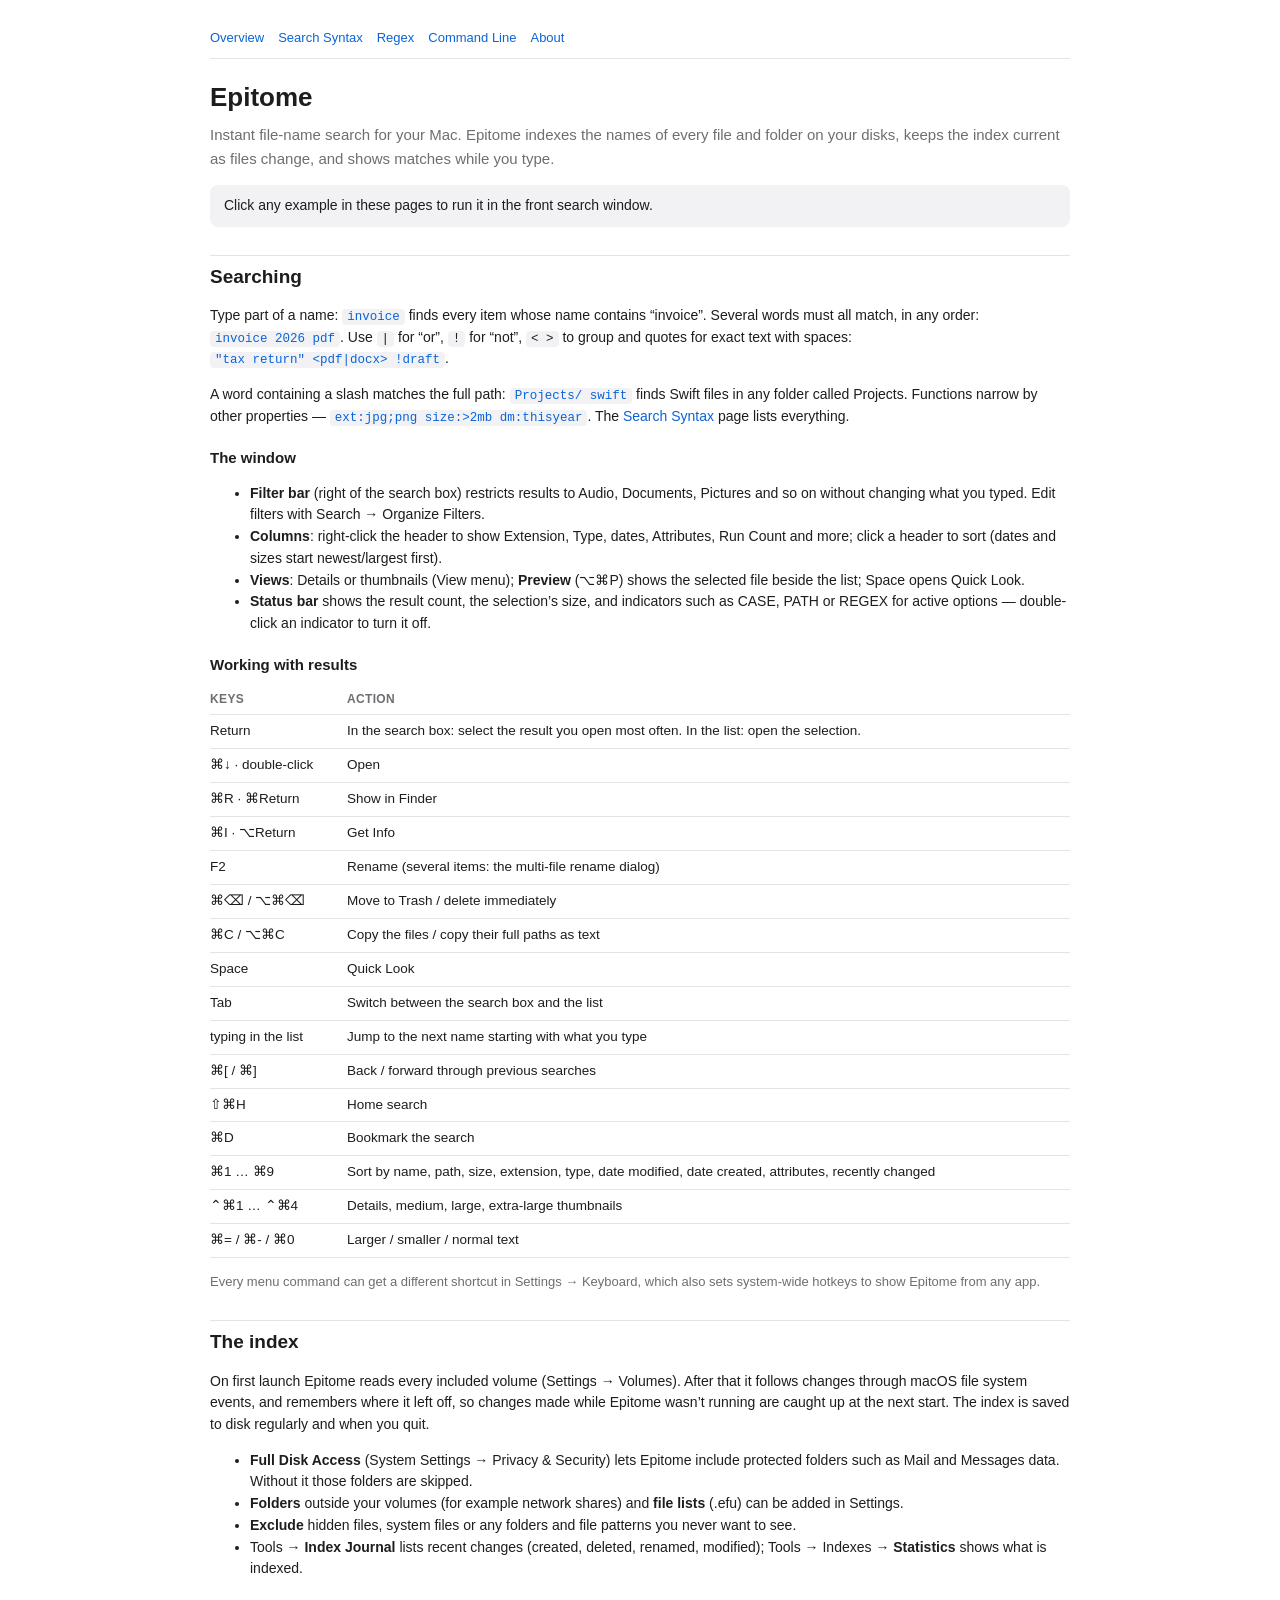
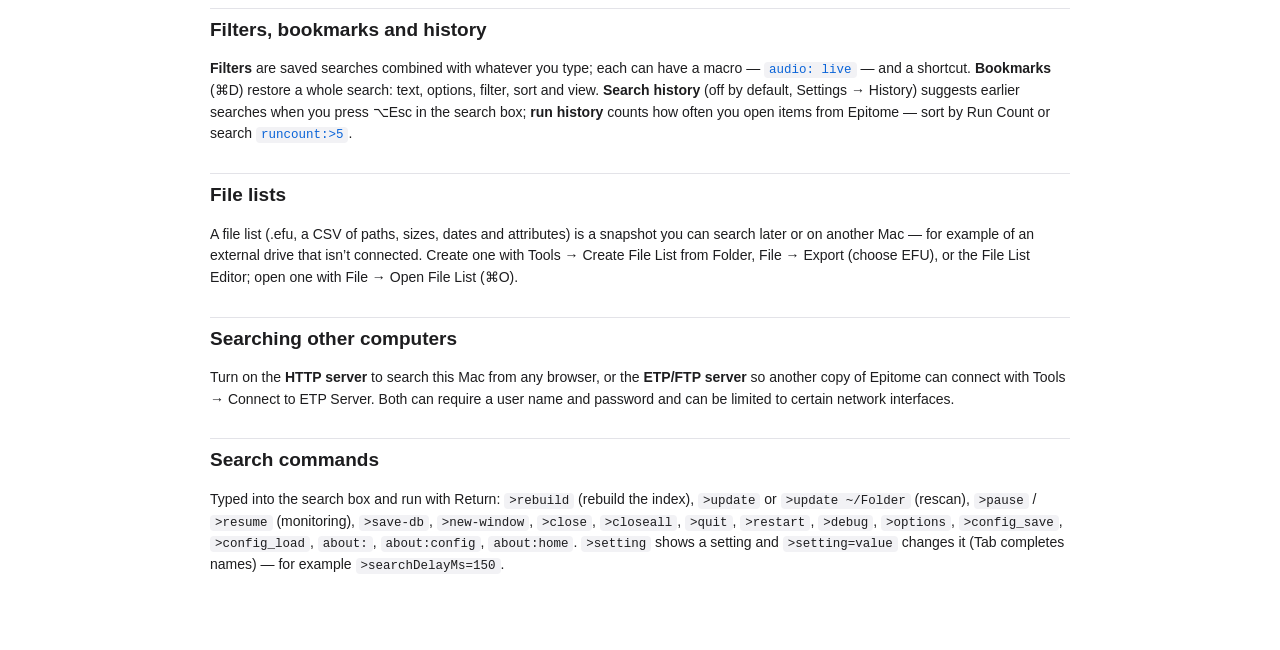
<file: Resources/Help/index.html>
<!doctype html><html><head><meta charset="utf-8"><title>Epitome Help</title><link rel="stylesheet" href="style.css"></head><body><nav><a href="index.html">Overview</a><a href="syntax.html">Search Syntax</a><a href="regex.html">Regex</a><a href="cmdline.html">Command Line</a><a href="license.html">About</a></nav>
<h1>Epitome</h1>
<p class="lead">Instant file-name search for your Mac. Epitome indexes the names of every file and folder on your disks, keeps the index current as files change, and shows matches while you type.</p>
<div class="tip">Click any example in these pages to run it in the front search window.</div>
<h2>Searching</h2>
<p>Type part of a name: <a class="ex" href="epitome:invoice" title="Search for this">invoice</a> finds every item whose name contains “invoice”. Several words must all match, in any order: <a class="ex" href="epitome:invoice%202026%20pdf" title="Search for this">invoice 2026 pdf</a>. Use <code>|</code> for “or”, <code>!</code> for “not”, <code>&lt; &gt;</code> to group and quotes for exact text with spaces: <a class="ex" href="epitome:%22tax%20return%22%20&lt;pdf|docx&gt;%20!draft" title="Search for this">&quot;tax return&quot; &lt;pdf|docx&gt; !draft</a>.</p>
<p>A word containing a slash matches the full path: <a class="ex" href="epitome:Projects/%20swift" title="Search for this">Projects/ swift</a> finds Swift files in any folder called Projects. Functions narrow by other properties — <a class="ex" href="epitome:ext:jpg;png%20size:&gt;2mb%20dm:thisyear" title="Search for this">ext:jpg;png size:&gt;2mb dm:thisyear</a>. The <a href="syntax.html">Search Syntax</a> page lists everything.</p>
<h3>The window</h3>
<ul>
<li><b>Filter bar</b> (right of the search box) restricts results to Audio, Documents, Pictures and so on without changing what you typed. Edit filters with Search → Organize Filters.</li>
<li><b>Columns</b>: right-click the header to show Extension, Type, dates, Attributes, Run Count and more; click a header to sort (dates and sizes start newest/largest first).</li>
<li><b>Views</b>: Details or thumbnails (View menu); <b>Preview</b> (⌥⌘P) shows the selected file beside the list; Space opens Quick Look.</li>
<li><b>Status bar</b> shows the result count, the selection’s size, and indicators such as CASE, PATH or REGEX for active options — double-click an indicator to turn it off.</li>
</ul>
<h3>Working with results</h3>
<table><tr><th>Keys</th><th>Action</th></tr><tr><td>Return</td><td>In the search box: select the result you open most often. In the list: open the selection.</td></tr><tr><td>⌘↓ · double-click</td><td>Open</td></tr><tr><td>⌘R · ⌘Return</td><td>Show in Finder</td></tr><tr><td>⌘I · ⌥Return</td><td>Get Info</td></tr><tr><td>F2</td><td>Rename (several items: the multi-file rename dialog)</td></tr><tr><td>⌘⌫ / ⌥⌘⌫</td><td>Move to Trash / delete immediately</td></tr><tr><td>⌘C / ⌥⌘C</td><td>Copy the files / copy their full paths as text</td></tr><tr><td>Space</td><td>Quick Look</td></tr><tr><td>Tab</td><td>Switch between the search box and the list</td></tr><tr><td>typing in the list</td><td>Jump to the next name starting with what you type</td></tr><tr><td>⌘[ / ⌘]</td><td>Back / forward through previous searches</td></tr><tr><td>⇧⌘H</td><td>Home search</td></tr><tr><td>⌘D</td><td>Bookmark the search</td></tr><tr><td>⌘1 … ⌘9</td><td>Sort by name, path, size, extension, type, date modified, date created, attributes, recently changed</td></tr><tr><td>⌃⌘1 … ⌃⌘4</td><td>Details, medium, large, extra-large thumbnails</td></tr><tr><td>⌘= / ⌘- / ⌘0</td><td>Larger / smaller / normal text</td></tr></table>
<p class="note">Every menu command can get a different shortcut in Settings → Keyboard, which also sets system-wide hotkeys to show Epitome from any app.</p>
<h2>The index</h2>
<p>On first launch Epitome reads every included volume (Settings → Volumes). After that it follows changes through macOS file system events, and remembers where it left off, so changes made while Epitome wasn’t running are caught up at the next start. The index is saved to disk regularly and when you quit.</p>
<ul>
<li><b>Full Disk Access</b> (System Settings → Privacy &amp; Security) lets Epitome include protected folders such as Mail and Messages data. Without it those folders are skipped.</li>
<li><b>Folders</b> outside your volumes (for example network shares) and <b>file lists</b> (.efu) can be added in Settings.</li>
<li><b>Exclude</b> hidden files, system files or any folders and file patterns you never want to see.</li>
<li>Tools → <b>Index Journal</b> lists recent changes (created, deleted, renamed, modified); Tools → Indexes → <b>Statistics</b> shows what is indexed.</li>
</ul>
<h2>Filters, bookmarks and history</h2>
<p><b>Filters</b> are saved searches combined with whatever you type; each can have a macro — <a class="ex" href="epitome:audio:%20live" title="Search for this">audio: live</a> — and a shortcut. <b>Bookmarks</b> (⌘D) restore a whole search: text, options, filter, sort and view. <b>Search history</b> (off by default, Settings → History) suggests earlier searches when you press ⌥Esc in the search box; <b>run history</b> counts how often you open items from Epitome — sort by Run Count or search <a class="ex" href="epitome:runcount:&gt;5" title="Search for this">runcount:&gt;5</a>.</p>
<h2>File lists</h2>
<p>A file list (.efu, a CSV of paths, sizes, dates and attributes) is a snapshot you can search later or on another Mac — for example of an external drive that isn’t connected. Create one with Tools → Create File List from Folder, File → Export (choose EFU), or the File List Editor; open one with File → Open File List (⌘O).</p>
<h2>Searching other computers</h2>
<p>Turn on the <b>HTTP server</b> to search this Mac from any browser, or the <b>ETP/FTP server</b> so another copy of Epitome can connect with Tools → Connect to ETP Server. Both can require a user name and password and can be limited to certain network interfaces.</p>
<h2>Search commands</h2>
<p>Typed into the search box and run with Return: <code>&gt;rebuild</code> (rebuild the index), <code>&gt;update</code> or <code>&gt;update ~/Folder</code> (rescan), <code>&gt;pause</code> / <code>&gt;resume</code> (monitoring), <code>&gt;save-db</code>, <code>&gt;new-window</code>, <code>&gt;close</code>, <code>&gt;closeall</code>, <code>&gt;quit</code>, <code>&gt;restart</code>, <code>&gt;debug</code>, <code>&gt;options</code>, <code>&gt;config_save</code>, <code>&gt;config_load</code>, <code>about:</code>, <code>about:config</code>, <code>about:home</code>. <code>&gt;setting</code> shows a setting and <code>&gt;setting=value</code> changes it (Tab completes names) — for example <code>&gt;searchDelayMs=150</code>.</p>
</body></html>
</file>
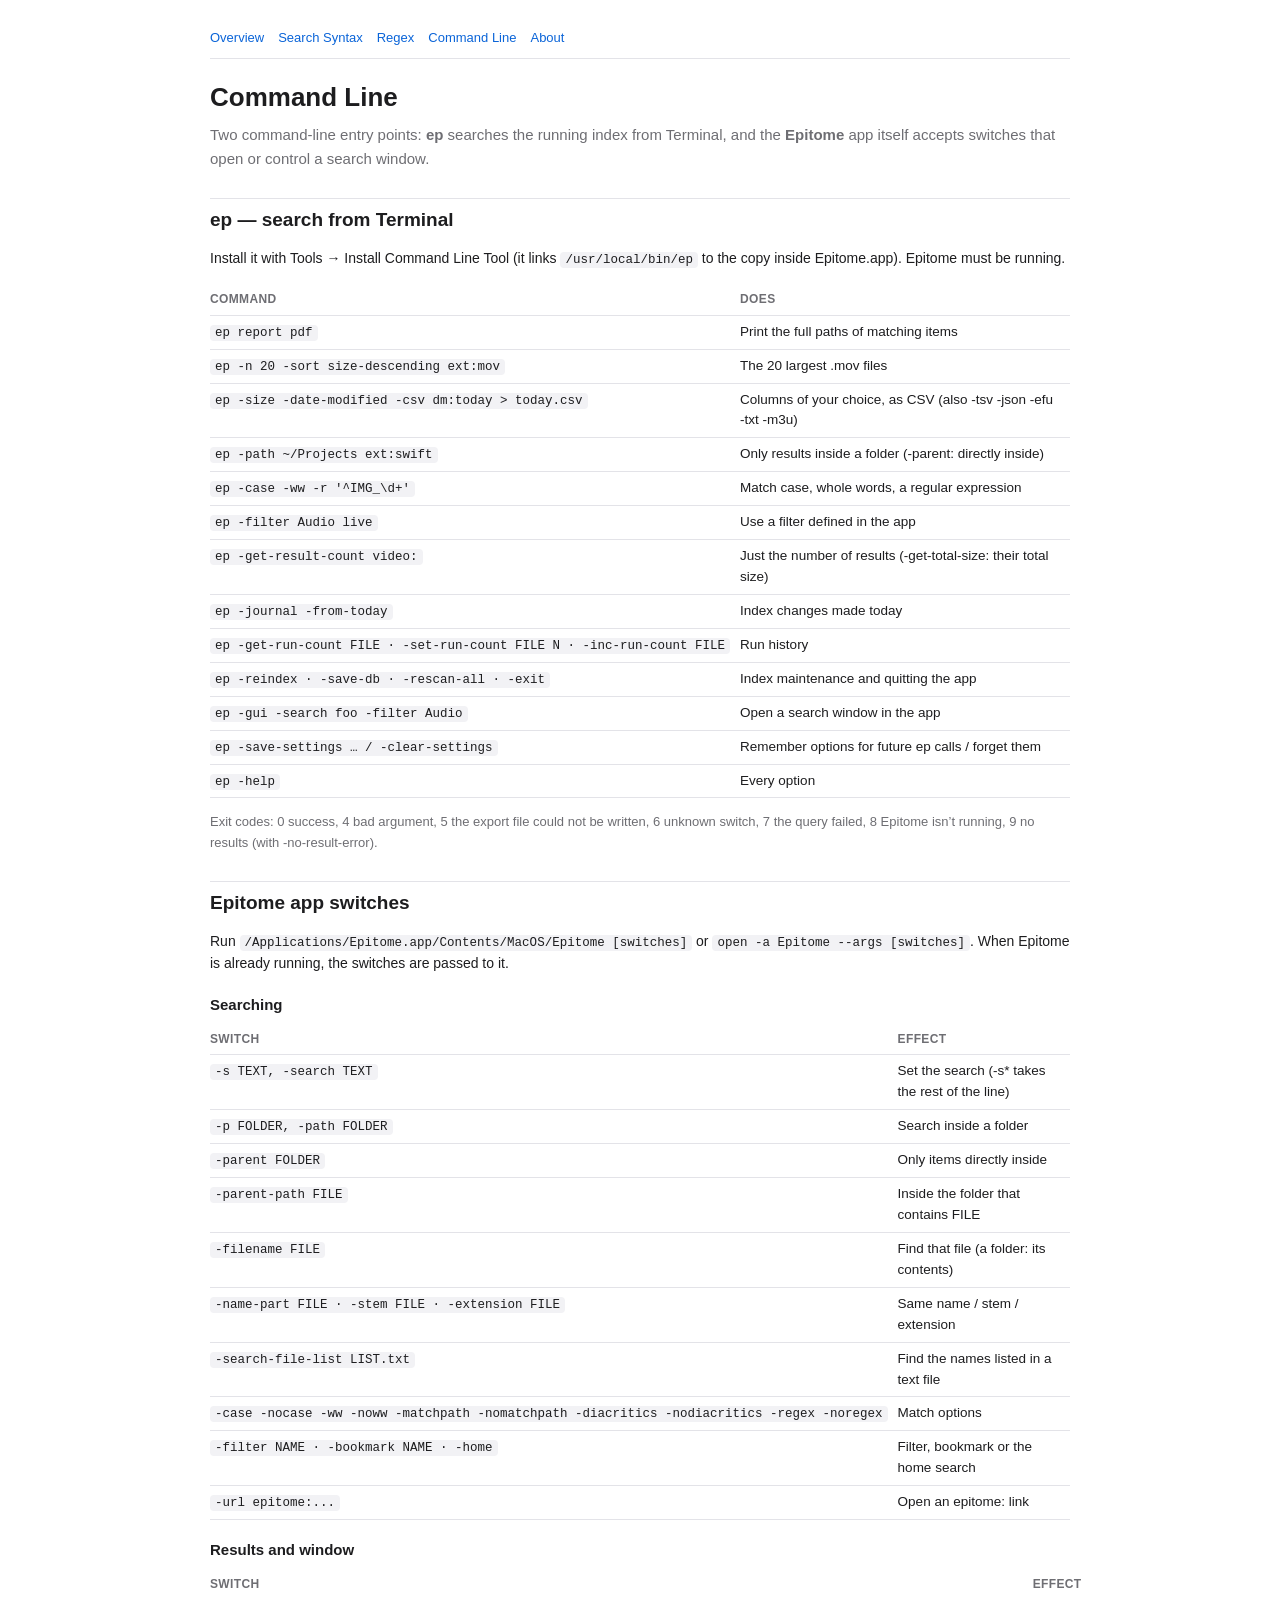
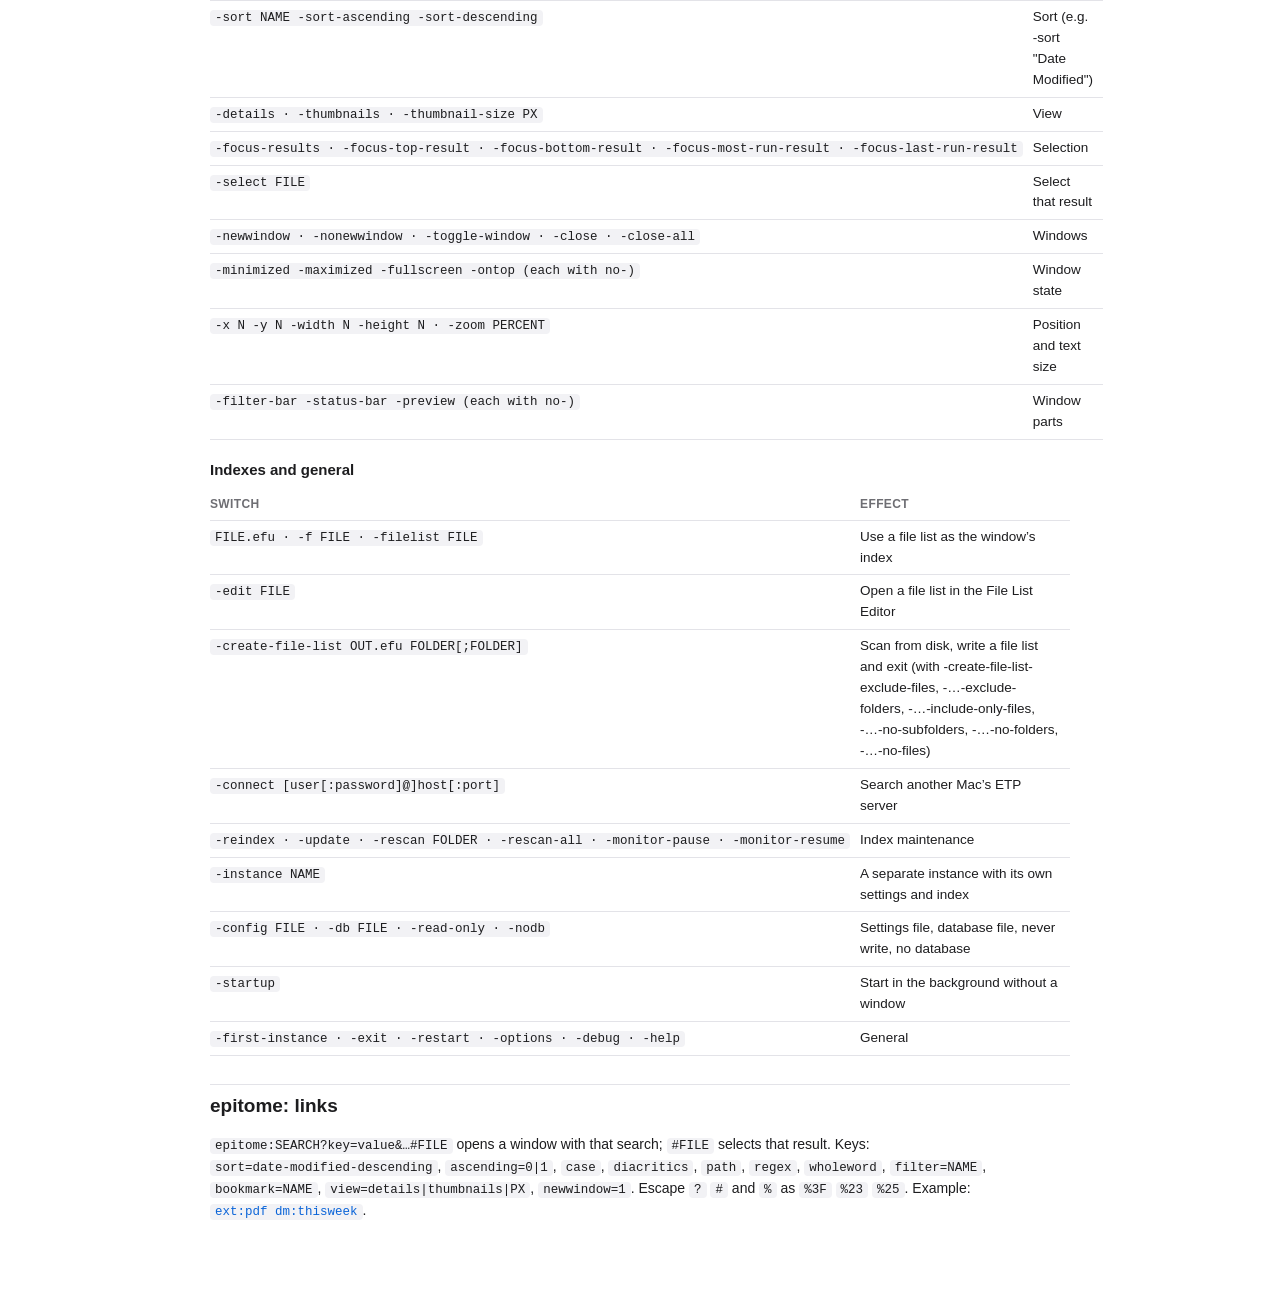
<file: Resources/Help/cmdline.html>
<!doctype html><html><head><meta charset="utf-8"><title>Command Line Options</title><link rel="stylesheet" href="style.css"></head><body><nav><a href="index.html">Overview</a><a href="syntax.html">Search Syntax</a><a href="regex.html">Regex</a><a href="cmdline.html">Command Line</a><a href="license.html">About</a></nav><h1>Command Line</h1>
<p class="lead">Two command-line entry points: <b>ep</b> searches the running index from Terminal, and the <b>Epitome</b> app itself accepts switches that open or control a search window.</p>
<h2>ep — search from Terminal</h2>
<p>Install it with Tools → Install Command Line Tool (it links <code>/usr/local/bin/ep</code> to the copy inside Epitome.app). Epitome must be running.</p>
<table><tr><th>Command</th><th>Does</th></tr><tr><td><code>ep report pdf</code></td><td>Print the full paths of matching items</td></tr><tr><td><code>ep -n 20 -sort size-descending ext:mov</code></td><td>The 20 largest .mov files</td></tr><tr><td><code>ep -size -date-modified -csv dm:today &gt; today.csv</code></td><td>Columns of your choice, as CSV (also -tsv -json -efu -txt -m3u)</td></tr><tr><td><code>ep -path ~/Projects ext:swift</code></td><td>Only results inside a folder (-parent: directly inside)</td></tr><tr><td><code>ep -case -ww -r &#x27;^IMG_\d+&#x27;</code></td><td>Match case, whole words, a regular expression</td></tr><tr><td><code>ep -filter Audio live</code></td><td>Use a filter defined in the app</td></tr><tr><td><code>ep -get-result-count video:</code></td><td>Just the number of results (-get-total-size: their total size)</td></tr><tr><td><code>ep -journal -from-today</code></td><td>Index changes made today</td></tr><tr><td><code>ep -get-run-count FILE · -set-run-count FILE N · -inc-run-count FILE</code></td><td>Run history</td></tr><tr><td><code>ep -reindex · -save-db · -rescan-all · -exit</code></td><td>Index maintenance and quitting the app</td></tr><tr><td><code>ep -gui -search foo -filter Audio</code></td><td>Open a search window in the app</td></tr><tr><td><code>ep -save-settings … / -clear-settings</code></td><td>Remember options for future ep calls / forget them</td></tr><tr><td><code>ep -help</code></td><td>Every option</td></tr></table>
<p class="note">Exit codes: 0 success, 4 bad argument, 5 the export file could not be written, 6 unknown switch, 7 the query failed, 8 Epitome isn’t running, 9 no results (with -no-result-error).</p>
<h2>Epitome app switches</h2>
<p>Run <code>/Applications/Epitome.app/Contents/MacOS/Epitome [switches]</code> or <code>open -a Epitome --args [switches]</code>. When Epitome is already running, the switches are passed to it.</p>
<h3>Searching</h3>
<table><tr><th>Switch</th><th>Effect</th></tr><tr><td><code>-s TEXT, -search TEXT</code></td><td>Set the search (-s* takes the rest of the line)</td></tr><tr><td><code>-p FOLDER, -path FOLDER</code></td><td>Search inside a folder</td></tr><tr><td><code>-parent FOLDER</code></td><td>Only items directly inside</td></tr><tr><td><code>-parent-path FILE</code></td><td>Inside the folder that contains FILE</td></tr><tr><td><code>-filename FILE</code></td><td>Find that file (a folder: its contents)</td></tr><tr><td><code>-name-part FILE · -stem FILE · -extension FILE</code></td><td>Same name / stem / extension</td></tr><tr><td><code>-search-file-list LIST.txt</code></td><td>Find the names listed in a text file</td></tr><tr><td><code>-case -nocase -ww -noww -matchpath -nomatchpath -diacritics -nodiacritics -regex -noregex</code></td><td>Match options</td></tr><tr><td><code>-filter NAME · -bookmark NAME · -home</code></td><td>Filter, bookmark or the home search</td></tr><tr><td><code>-url epitome:...</code></td><td>Open an epitome: link</td></tr></table>
<h3>Results and window</h3>
<table><tr><th>Switch</th><th>Effect</th></tr><tr><td><code>-sort NAME -sort-ascending -sort-descending</code></td><td>Sort (e.g. -sort "Date Modified")</td></tr><tr><td><code>-details · -thumbnails · -thumbnail-size PX</code></td><td>View</td></tr><tr><td><code>-focus-results · -focus-top-result · -focus-bottom-result · -focus-most-run-result · -focus-last-run-result</code></td><td>Selection</td></tr><tr><td><code>-select FILE</code></td><td>Select that result</td></tr><tr><td><code>-newwindow · -nonewwindow · -toggle-window · -close · -close-all</code></td><td>Windows</td></tr><tr><td><code>-minimized -maximized -fullscreen -ontop (each with no-)</code></td><td>Window state</td></tr><tr><td><code>-x N -y N -width N -height N · -zoom PERCENT</code></td><td>Position and text size</td></tr><tr><td><code>-filter-bar -status-bar -preview (each with no-)</code></td><td>Window parts</td></tr></table>
<h3>Indexes and general</h3>
<table><tr><th>Switch</th><th>Effect</th></tr><tr><td><code>FILE.efu · -f FILE · -filelist FILE</code></td><td>Use a file list as the window’s index</td></tr><tr><td><code>-edit FILE</code></td><td>Open a file list in the File List Editor</td></tr><tr><td><code>-create-file-list OUT.efu FOLDER[;FOLDER]</code></td><td>Scan from disk, write a file list and exit (with -create-file-list-exclude-files, -…-exclude-folders, -…-include-only-files, -…-no-subfolders, -…-no-folders, -…-no-files)</td></tr><tr><td><code>-connect [user[:password]@]host[:port]</code></td><td>Search another Mac’s ETP server</td></tr><tr><td><code>-reindex · -update · -rescan FOLDER · -rescan-all · -monitor-pause · -monitor-resume</code></td><td>Index maintenance</td></tr><tr><td><code>-instance NAME</code></td><td>A separate instance with its own settings and index</td></tr><tr><td><code>-config FILE · -db FILE · -read-only · -nodb</code></td><td>Settings file, database file, never write, no database</td></tr><tr><td><code>-startup</code></td><td>Start in the background without a window</td></tr><tr><td><code>-first-instance · -exit · -restart · -options · -debug · -help</code></td><td>General</td></tr></table>
<h2>epitome: links</h2>
<p><code>epitome:SEARCH?key=value&amp;…#FILE</code> opens a window with that search; <code>#FILE</code> selects that result. Keys: <code>sort=date-modified-descending</code>, <code>ascending=0|1</code>, <code>case</code>, <code>diacritics</code>, <code>path</code>, <code>regex</code>, <code>wholeword</code>, <code>filter=NAME</code>, <code>bookmark=NAME</code>, <code>view=details|thumbnails|PX</code>, <code>newwindow=1</code>. Escape <code>?</code> <code>#</code> and <code>%</code> as <code>%3F</code> <code>%23</code> <code>%25</code>. Example: <a class="ex" href="epitome:ext:pdf%20dm:thisweek" title="Search for this">ext:pdf dm:thisweek</a>.</p></body></html>
</file>
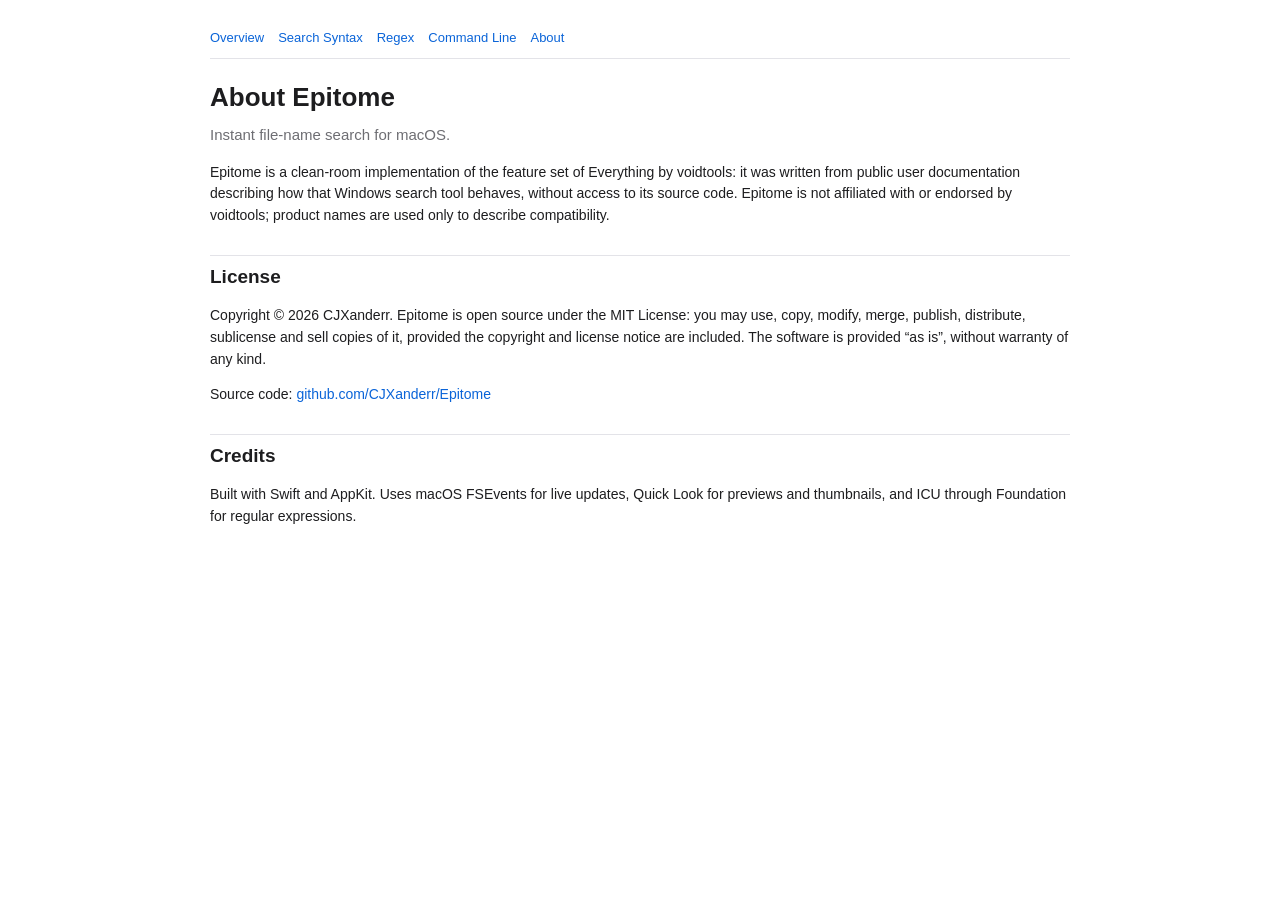
<file: Resources/Help/license.html>
<!doctype html><html><head><meta charset="utf-8"><title>About Epitome</title><link rel="stylesheet" href="style.css"></head><body><nav><a href="index.html">Overview</a><a href="syntax.html">Search Syntax</a><a href="regex.html">Regex</a><a href="cmdline.html">Command Line</a><a href="license.html">About</a></nav><h1>About Epitome</h1>
<p class="lead">Instant file-name search for macOS.</p>
<p>Epitome is a clean-room implementation of the feature set of Everything by voidtools: it was written from public user documentation describing how that Windows search tool behaves, without access to its source code. Epitome is not affiliated with or endorsed by voidtools; product names are used only to describe compatibility.</p>
<h2>License</h2>
<p>Copyright © 2026 CJXanderr. Epitome is open source under the MIT License: you may use, copy, modify, merge, publish, distribute, sublicense and sell copies of it, provided the copyright and license notice are included. The software is provided “as is”, without warranty of any kind.</p>
<p>Source code: <a href="https://github.com/CJXanderr/Epitome">github.com/CJXanderr/Epitome</a></p>
<h2>Credits</h2>
<p>Built with Swift and AppKit. Uses macOS FSEvents for live updates, Quick Look for previews and thumbnails, and ICU through Foundation for regular expressions.</p></body></html>
</file>
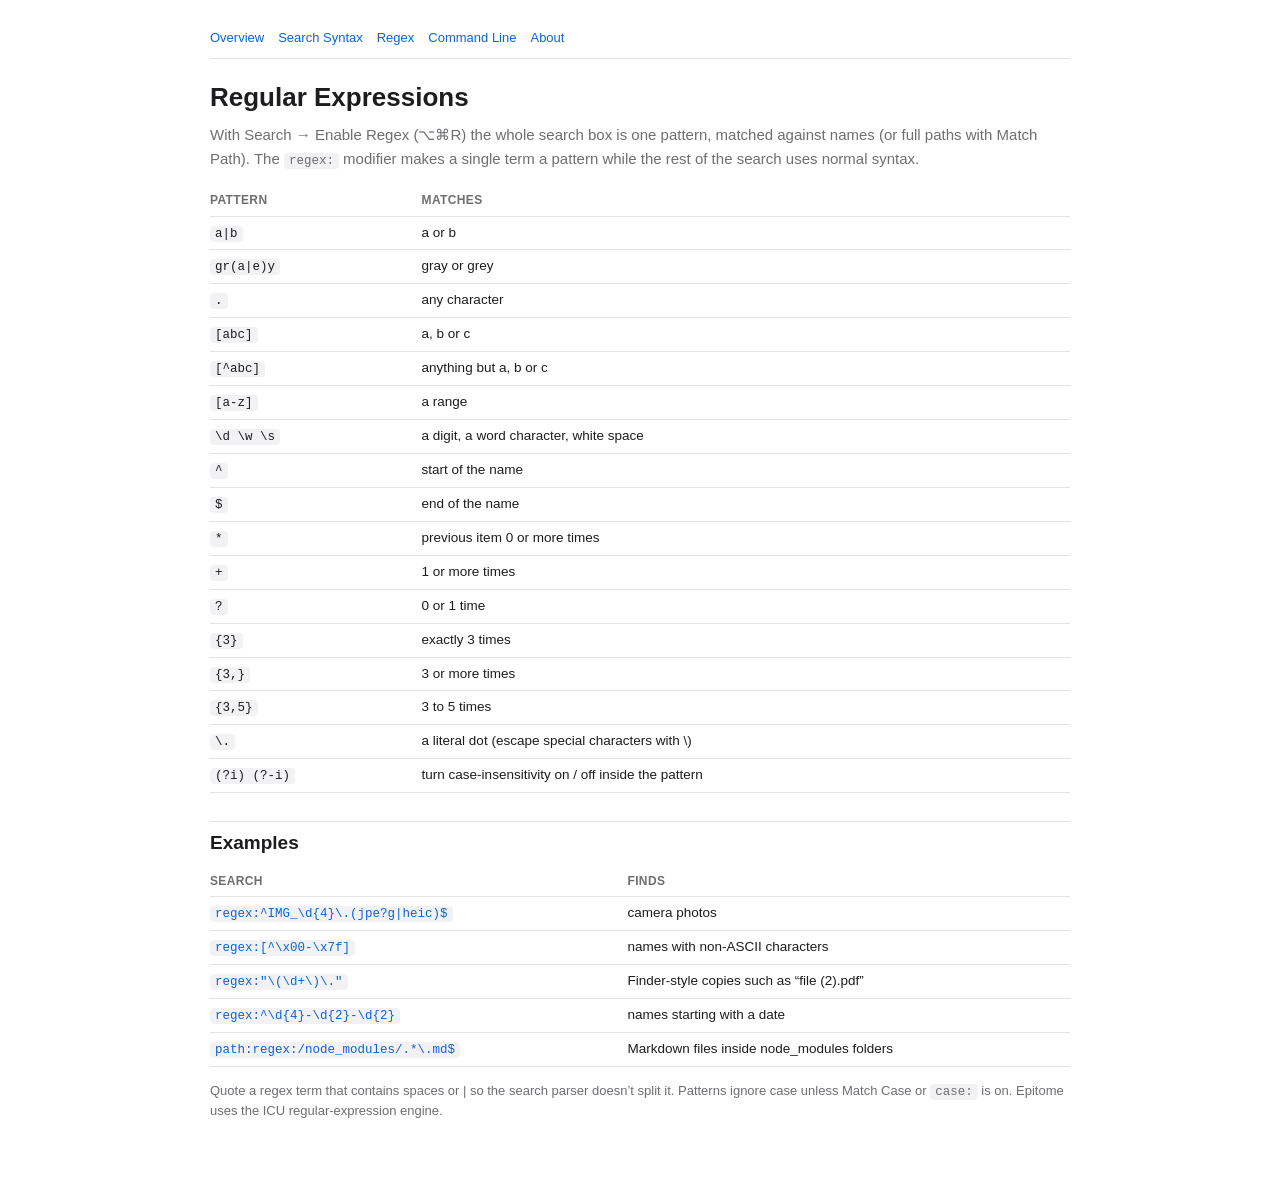
<file: Resources/Help/regex.html>
<!doctype html><html><head><meta charset="utf-8"><title>Regex Syntax</title><link rel="stylesheet" href="style.css"></head><body><nav><a href="index.html">Overview</a><a href="syntax.html">Search Syntax</a><a href="regex.html">Regex</a><a href="cmdline.html">Command Line</a><a href="license.html">About</a></nav><h1>Regular Expressions</h1>
<p class="lead">With Search → Enable Regex (⌥⌘R) the whole search box is one pattern, matched against names (or full paths with Match Path). The <code>regex:</code> modifier makes a single term a pattern while the rest of the search uses normal syntax.</p>
<table><tr><th>Pattern</th><th>Matches</th></tr><tr><td><code>a|b</code></td><td>a or b</td></tr><tr><td><code>gr(a|e)y</code></td><td>gray or grey</td></tr><tr><td><code>.</code></td><td>any character</td></tr><tr><td><code>[abc]</code></td><td>a, b or c</td></tr><tr><td><code>[^abc]</code></td><td>anything but a, b or c</td></tr><tr><td><code>[a-z]</code></td><td>a range</td></tr><tr><td><code>\d \w \s</code></td><td>a digit, a word character, white space</td></tr><tr><td><code>^</code></td><td>start of the name</td></tr><tr><td><code>$</code></td><td>end of the name</td></tr><tr><td><code>*</code></td><td>previous item 0 or more times</td></tr><tr><td><code>+</code></td><td>1 or more times</td></tr><tr><td><code>?</code></td><td>0 or 1 time</td></tr><tr><td><code>{3}</code></td><td>exactly 3 times</td></tr><tr><td><code>{3,}</code></td><td>3 or more times</td></tr><tr><td><code>{3,5}</code></td><td>3 to 5 times</td></tr><tr><td><code>\.</code></td><td>a literal dot (escape special characters with \)</td></tr><tr><td><code>(?i) (?-i)</code></td><td>turn case-insensitivity on / off inside the pattern</td></tr></table>
<h2>Examples</h2>
<table><tr><th>Search</th><th>Finds</th></tr><tr><td><a class="ex" href="epitome:regex:%5EIMG_%5Cd%7B4%7D%5C.%28jpe%3Fg|heic%29%24" title="Search for this">regex:^IMG_\d{4}\.(jpe?g|heic)$</a></td><td>camera photos</td></tr><tr><td><a class="ex" href="epitome:regex:%5B%5E%5Cx00-%5Cx7f%5D" title="Search for this">regex:[^\x00-\x7f]</a></td><td>names with non-ASCII characters</td></tr><tr><td><a class="ex" href="epitome:regex:%22%5C%28%5Cd%2B%5C%29%5C.%22" title="Search for this">regex:&quot;\(\d+\)\.&quot;</a></td><td>Finder-style copies such as “file (2).pdf”</td></tr><tr><td><a class="ex" href="epitome:regex:%5E%5Cd%7B4%7D-%5Cd%7B2%7D-%5Cd%7B2%7D" title="Search for this">regex:^\d{4}-\d{2}-\d{2}</a></td><td>names starting with a date</td></tr><tr><td><a class="ex" href="epitome:path:regex:/node_modules/.*%5C.md%24" title="Search for this">path:regex:/node_modules/.*\.md$</a></td><td>Markdown files inside node_modules folders</td></tr></table>
<p class="note">Quote a regex term that contains spaces or | so the search parser doesn’t split it. Patterns ignore case unless Match Case or <code>case:</code> is on. Epitome uses the ICU regular-expression engine.</p></body></html>
</file>
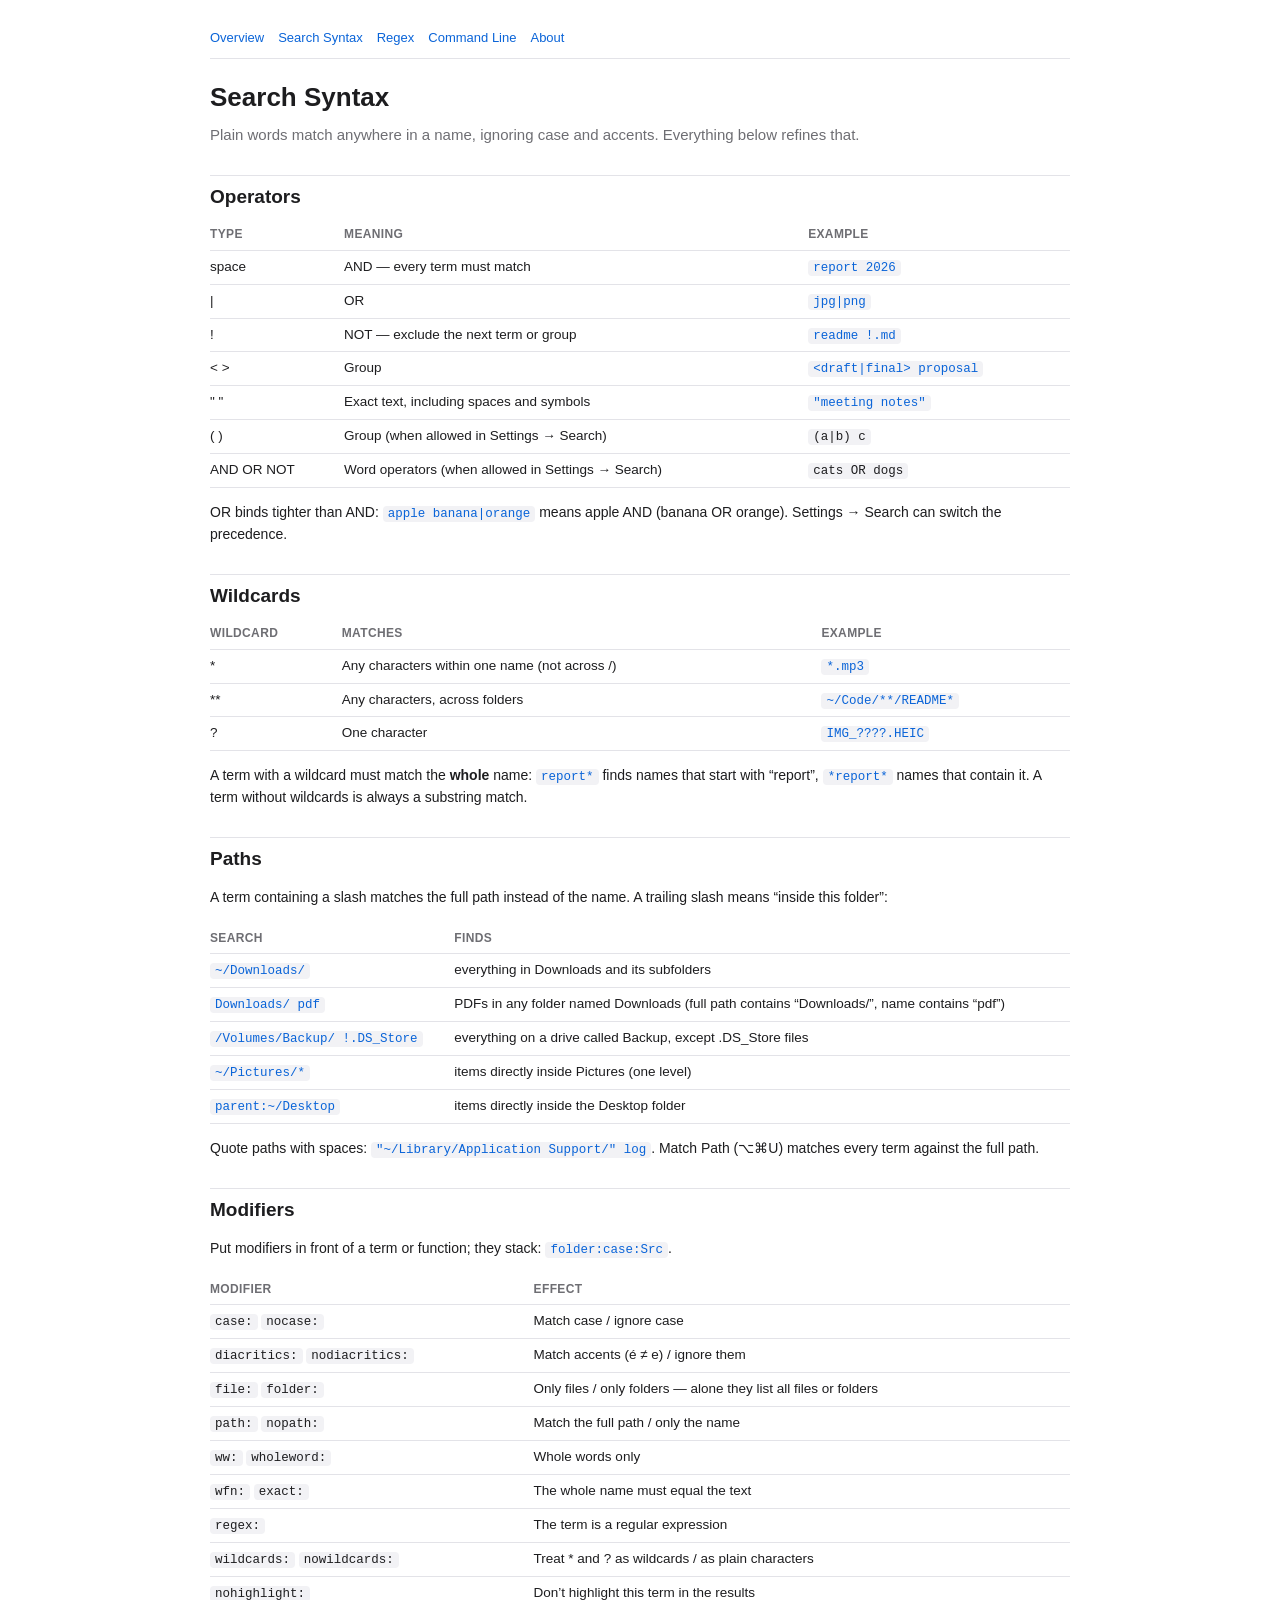
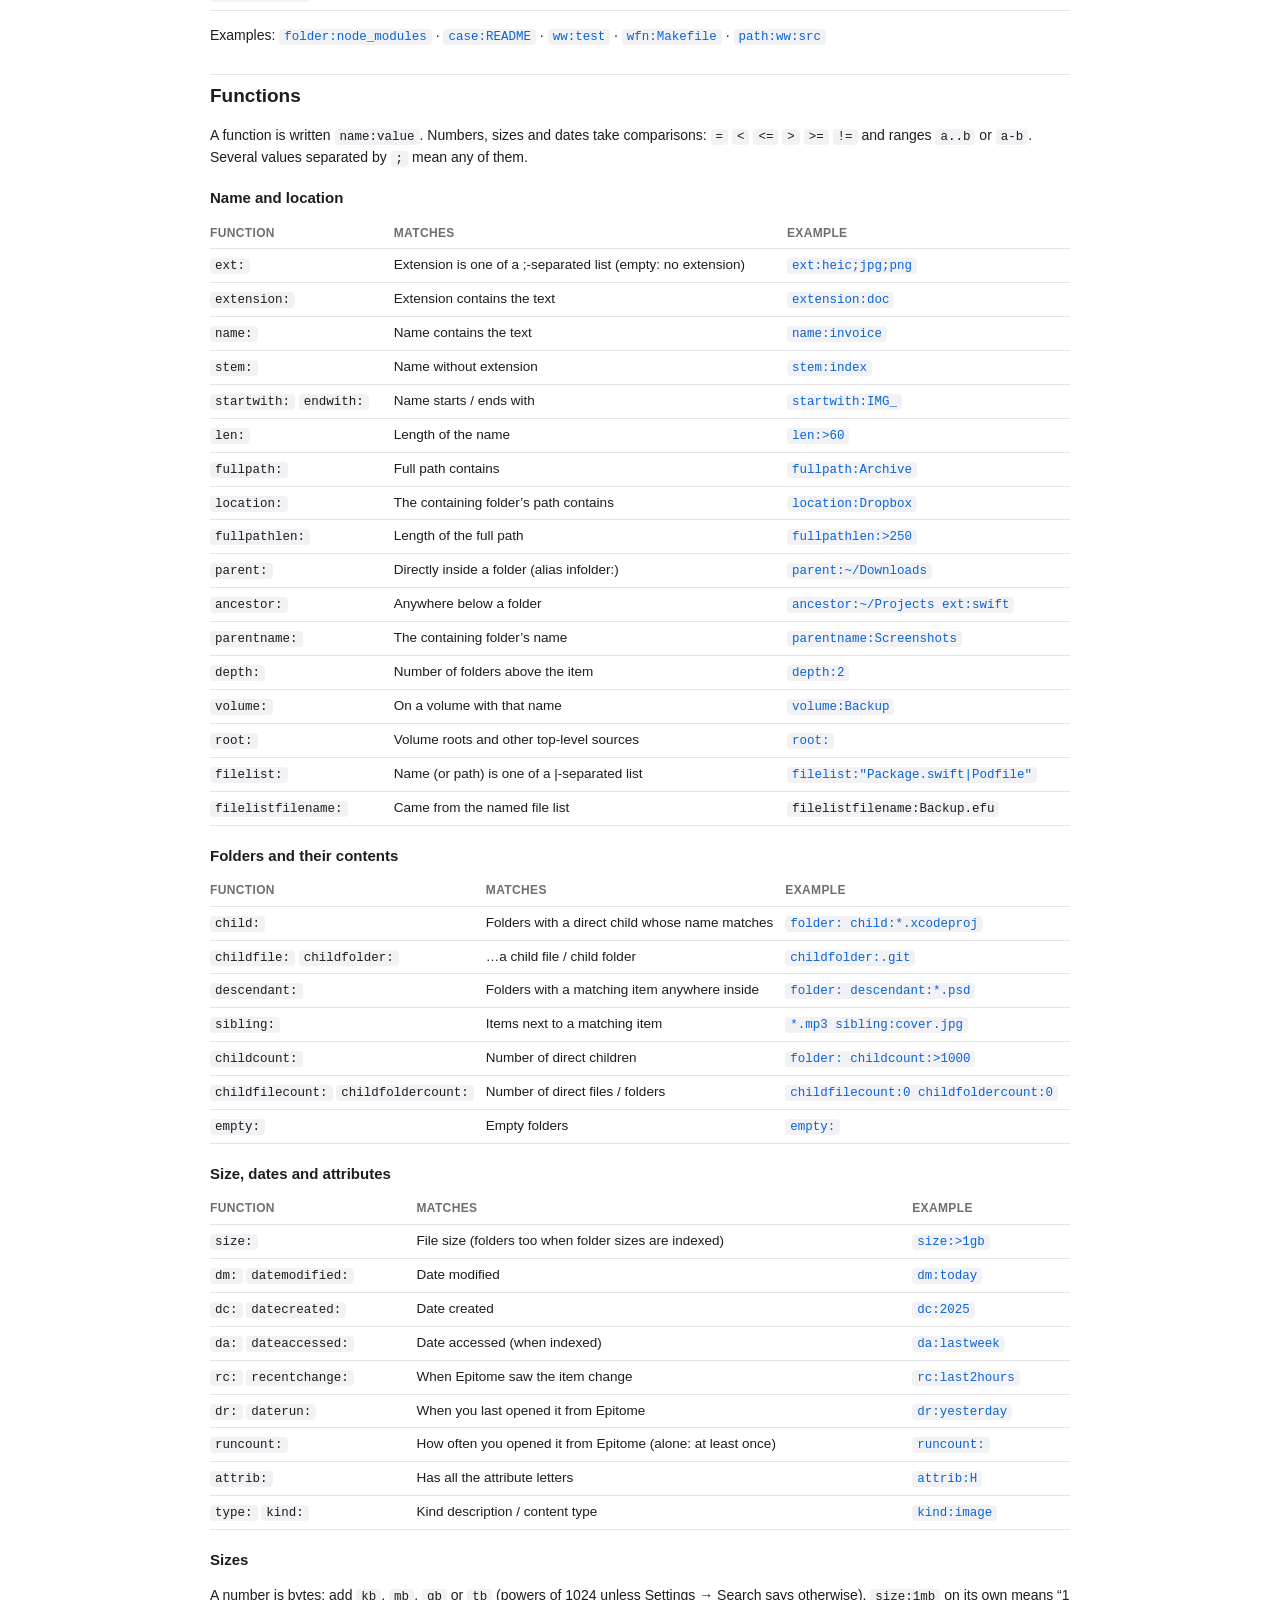
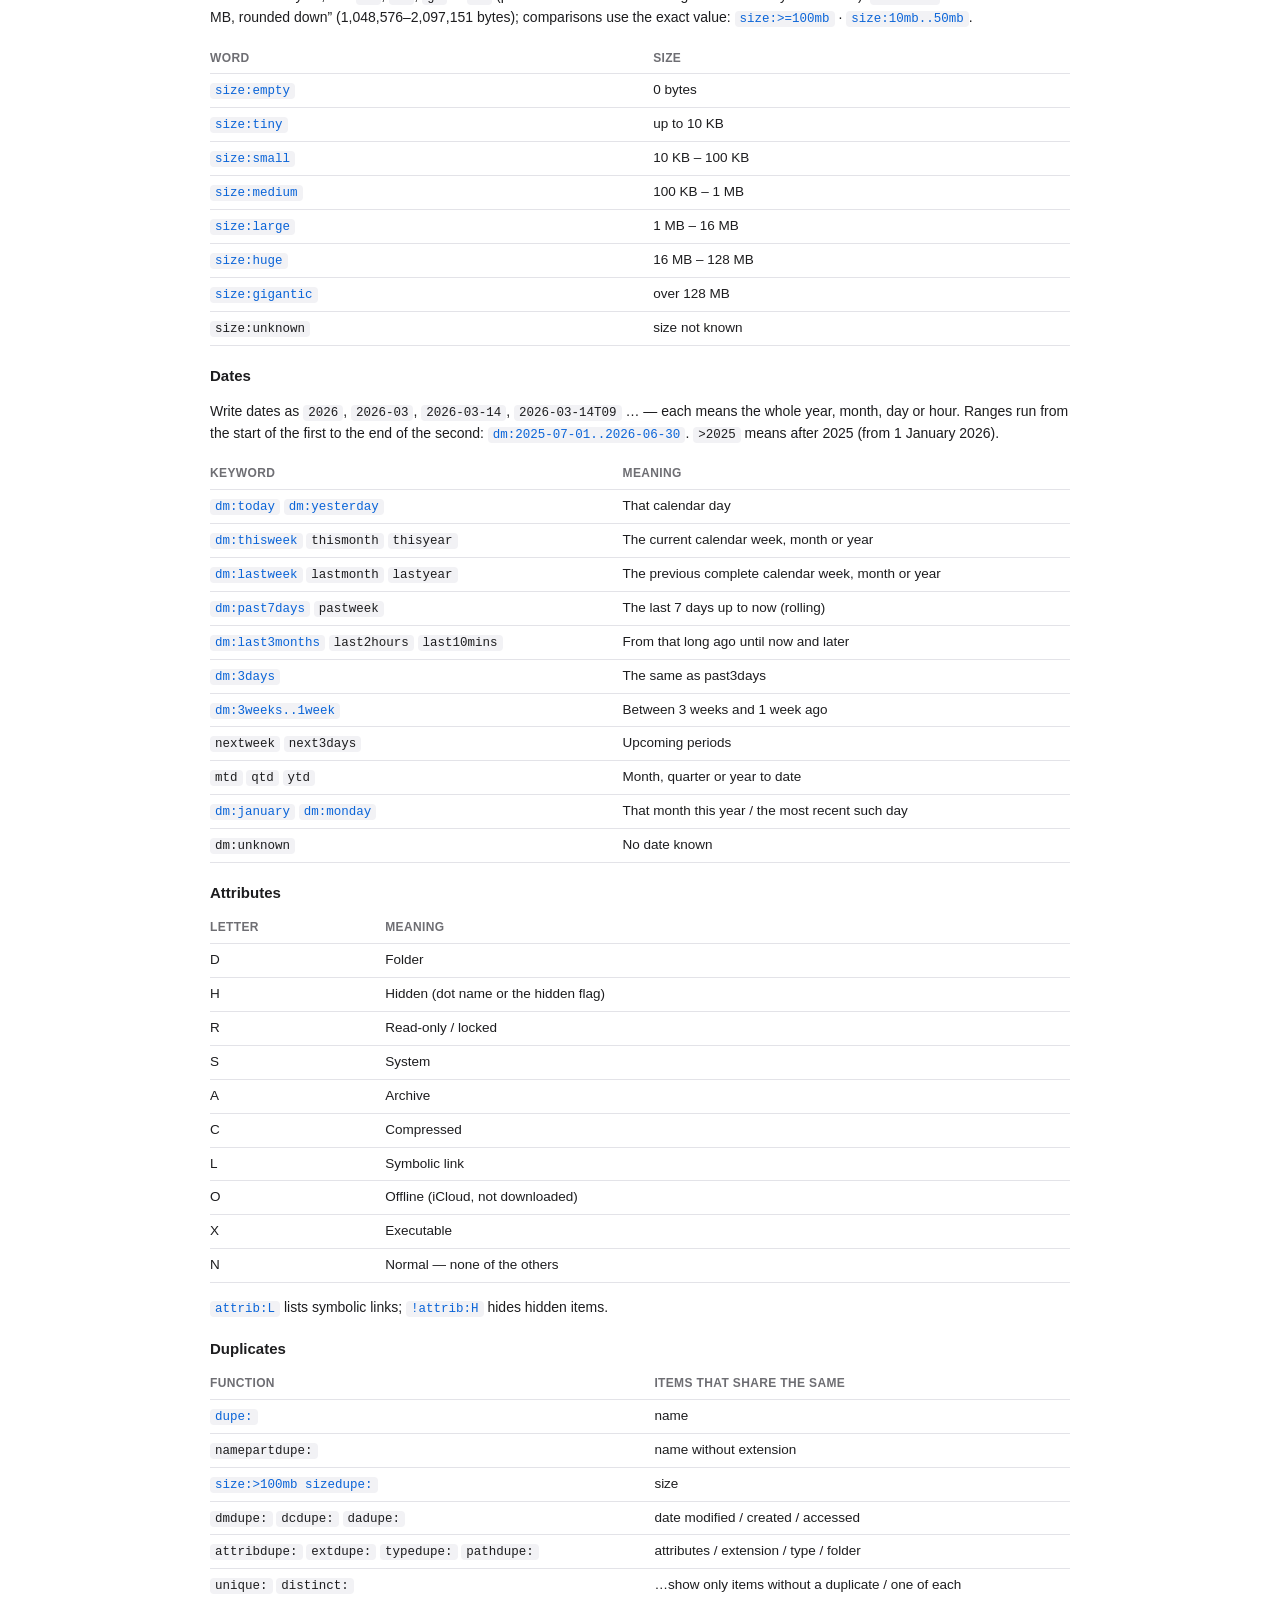
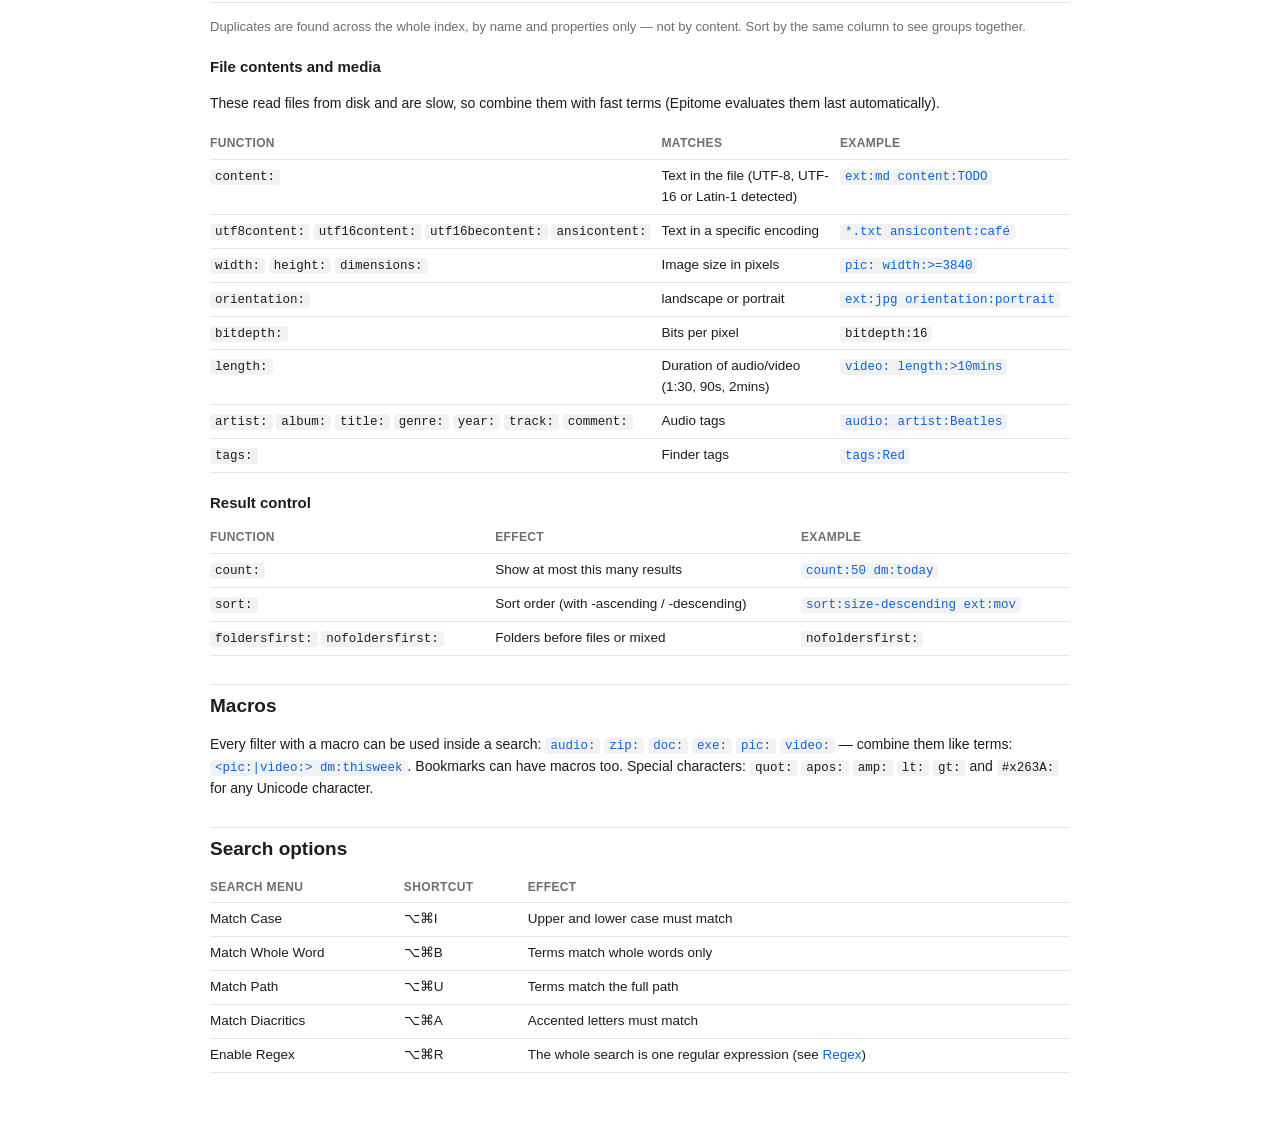
<file: Resources/Help/syntax.html>
<!doctype html><html><head><meta charset="utf-8"><title>Search Syntax</title><link rel="stylesheet" href="style.css"></head><body><nav><a href="index.html">Overview</a><a href="syntax.html">Search Syntax</a><a href="regex.html">Regex</a><a href="cmdline.html">Command Line</a><a href="license.html">About</a></nav><h1>Search Syntax</h1><p class='lead'>Plain words match anywhere in a name, ignoring case and accents. Everything below refines that.</p><h2>Operators</h2><table><tr><th>Type</th><th>Meaning</th><th>Example</th></tr><tr><td>space</td><td>AND — every term must match</td><td><a class="ex" href="epitome:report%202026" title="Search for this">report 2026</a></td></tr><tr><td>|</td><td>OR</td><td><a class="ex" href="epitome:jpg|png" title="Search for this">jpg|png</a></td></tr><tr><td>!</td><td>NOT — exclude the next term or group</td><td><a class="ex" href="epitome:readme%20!.md" title="Search for this">readme !.md</a></td></tr><tr><td>&lt; &gt;</td><td>Group</td><td><a class="ex" href="epitome:&lt;draft|final&gt;%20proposal" title="Search for this">&lt;draft|final&gt; proposal</a></td></tr><tr><td>" "</td><td>Exact text, including spaces and symbols</td><td><a class="ex" href="epitome:%22meeting%20notes%22" title="Search for this">&quot;meeting notes&quot;</a></td></tr><tr><td>( )</td><td>Group (when allowed in Settings → Search)</td><td><code>(a|b) c</code></td></tr><tr><td>AND OR NOT</td><td>Word operators (when allowed in Settings → Search)</td><td><code>cats OR dogs</code></td></tr></table><p>OR binds tighter than AND: <a class="ex" href="epitome:apple%20banana|orange" title="Search for this">apple banana|orange</a> means apple AND (banana OR orange). Settings → Search can switch the precedence.</p><h2>Wildcards</h2><table><tr><th>Wildcard</th><th>Matches</th><th>Example</th></tr><tr><td>*</td><td>Any characters within one name (not across /)</td><td><a class="ex" href="epitome:*.mp3" title="Search for this">*.mp3</a></td></tr><tr><td>**</td><td>Any characters, across folders</td><td><a class="ex" href="epitome:~/Code/**/README*" title="Search for this">~/Code/**/README*</a></td></tr><tr><td>?</td><td>One character</td><td><a class="ex" href="epitome:IMG_%3F%3F%3F%3F.HEIC" title="Search for this">IMG_????.HEIC</a></td></tr></table><p>A term with a wildcard must match the <b>whole</b> name: <a class="ex" href="epitome:report*" title="Search for this">report*</a> finds names that start with “report”, <a class="ex" href="epitome:*report*" title="Search for this">*report*</a> names that contain it. A term without wildcards is always a substring match.</p><h2>Paths</h2><p>A term containing a slash matches the full path instead of the name. A trailing slash means “inside this folder”:</p>
<table><tr><th>Search</th><th>Finds</th></tr><tr><td><a class="ex" href="epitome:~/Downloads/" title="Search for this">~/Downloads/</a></td><td>everything in Downloads and its subfolders</td></tr><tr><td><a class="ex" href="epitome:Downloads/%20pdf" title="Search for this">Downloads/ pdf</a></td><td>PDFs in any folder named Downloads (full path contains “Downloads/”, name contains “pdf”)</td></tr><tr><td><a class="ex" href="epitome:/Volumes/Backup/%20!.DS_Store" title="Search for this">/Volumes/Backup/ !.DS_Store</a></td><td>everything on a drive called Backup, except .DS_Store files</td></tr><tr><td><a class="ex" href="epitome:~/Pictures/*" title="Search for this">~/Pictures/*</a></td><td>items directly inside Pictures (one level)</td></tr><tr><td><a class="ex" href="epitome:parent:~/Desktop" title="Search for this">parent:~/Desktop</a></td><td>items directly inside the Desktop folder</td></tr></table>
<p>Quote paths with spaces: <a class="ex" href="epitome:%22~/Library/Application%20Support/%22%20log" title="Search for this">&quot;~/Library/Application Support/&quot; log</a>. Match Path (⌥⌘U) matches every term against the full path.</p><h2>Modifiers</h2><p>Put modifiers in front of a term or function; they stack: <a class="ex" href="epitome:folder:case:Src" title="Search for this">folder:case:Src</a>.</p><table><tr><th>Modifier</th><th>Effect</th></tr><tr><td><code>case:</code> <code>nocase:</code></td><td>Match case / ignore case</td></tr><tr><td><code>diacritics:</code> <code>nodiacritics:</code></td><td>Match accents (é ≠ e) / ignore them</td></tr><tr><td><code>file:</code> <code>folder:</code></td><td>Only files / only folders — alone they list all files or folders</td></tr><tr><td><code>path:</code> <code>nopath:</code></td><td>Match the full path / only the name</td></tr><tr><td><code>ww:</code> <code>wholeword:</code></td><td>Whole words only</td></tr><tr><td><code>wfn:</code> <code>exact:</code></td><td>The whole name must equal the text</td></tr><tr><td><code>regex:</code></td><td>The term is a regular expression</td></tr><tr><td><code>wildcards:</code> <code>nowildcards:</code></td><td>Treat * and ? as wildcards / as plain characters</td></tr><tr><td><code>nohighlight:</code></td><td>Don’t highlight this term in the results</td></tr></table><p>Examples: <a class="ex" href="epitome:folder:node_modules" title="Search for this">folder:node_modules</a> · <a class="ex" href="epitome:case:README" title="Search for this">case:README</a> · <a class="ex" href="epitome:ww:test" title="Search for this">ww:test</a> · <a class="ex" href="epitome:wfn:Makefile" title="Search for this">wfn:Makefile</a> · <a class="ex" href="epitome:path:ww:src" title="Search for this">path:ww:src</a></p><h2>Functions</h2><p>A function is written <code>name:value</code>. Numbers, sizes and dates take comparisons: <code>=</code> <code>&lt;</code> <code>&lt;=</code> <code>&gt;</code> <code>&gt;=</code> <code>!=</code> and ranges <code>a..b</code> or <code>a-b</code>. Several values separated by <code>;</code> mean any of them.</p><h3>Name and location</h3><table><tr><th>Function</th><th>Matches</th><th>Example</th></tr><tr><td><code>ext:</code></td><td>Extension is one of a ;-separated list (empty: no extension)</td><td><a class="ex" href="epitome:ext:heic;jpg;png" title="Search for this">ext:heic;jpg;png</a></td></tr><tr><td><code>extension:</code></td><td>Extension contains the text</td><td><a class="ex" href="epitome:extension:doc" title="Search for this">extension:doc</a></td></tr><tr><td><code>name:</code></td><td>Name contains the text</td><td><a class="ex" href="epitome:name:invoice" title="Search for this">name:invoice</a></td></tr><tr><td><code>stem:</code></td><td>Name without extension</td><td><a class="ex" href="epitome:stem:index" title="Search for this">stem:index</a></td></tr><tr><td><code>startwith:</code> <code>endwith:</code></td><td>Name starts / ends with</td><td><a class="ex" href="epitome:startwith:IMG_" title="Search for this">startwith:IMG_</a></td></tr><tr><td><code>len:</code></td><td>Length of the name</td><td><a class="ex" href="epitome:len:&gt;60" title="Search for this">len:&gt;60</a></td></tr><tr><td><code>fullpath:</code></td><td>Full path contains</td><td><a class="ex" href="epitome:fullpath:Archive" title="Search for this">fullpath:Archive</a></td></tr><tr><td><code>location:</code></td><td>The containing folder’s path contains</td><td><a class="ex" href="epitome:location:Dropbox" title="Search for this">location:Dropbox</a></td></tr><tr><td><code>fullpathlen:</code></td><td>Length of the full path</td><td><a class="ex" href="epitome:fullpathlen:&gt;250" title="Search for this">fullpathlen:&gt;250</a></td></tr><tr><td><code>parent:</code></td><td>Directly inside a folder (alias infolder:)</td><td><a class="ex" href="epitome:parent:~/Downloads" title="Search for this">parent:~/Downloads</a></td></tr><tr><td><code>ancestor:</code></td><td>Anywhere below a folder</td><td><a class="ex" href="epitome:ancestor:~/Projects%20ext:swift" title="Search for this">ancestor:~/Projects ext:swift</a></td></tr><tr><td><code>parentname:</code></td><td>The containing folder’s name</td><td><a class="ex" href="epitome:parentname:Screenshots" title="Search for this">parentname:Screenshots</a></td></tr><tr><td><code>depth:</code></td><td>Number of folders above the item</td><td><a class="ex" href="epitome:depth:2" title="Search for this">depth:2</a></td></tr><tr><td><code>volume:</code></td><td>On a volume with that name</td><td><a class="ex" href="epitome:volume:Backup" title="Search for this">volume:Backup</a></td></tr><tr><td><code>root:</code></td><td>Volume roots and other top-level sources</td><td><a class="ex" href="epitome:root:" title="Search for this">root:</a></td></tr><tr><td><code>filelist:</code></td><td>Name (or path) is one of a |-separated list</td><td><a class="ex" href="epitome:filelist:%22Package.swift|Podfile%22" title="Search for this">filelist:&quot;Package.swift|Podfile&quot;</a></td></tr><tr><td><code>filelistfilename:</code></td><td>Came from the named file list</td><td><code>filelistfilename:Backup.efu</code></td></tr></table><h3>Folders and their contents</h3><table><tr><th>Function</th><th>Matches</th><th>Example</th></tr><tr><td><code>child:</code></td><td>Folders with a direct child whose name matches</td><td><a class="ex" href="epitome:folder:%20child:*.xcodeproj" title="Search for this">folder: child:*.xcodeproj</a></td></tr><tr><td><code>childfile:</code> <code>childfolder:</code></td><td>…a child file / child folder</td><td><a class="ex" href="epitome:childfolder:.git" title="Search for this">childfolder:.git</a></td></tr><tr><td><code>descendant:</code></td><td>Folders with a matching item anywhere inside</td><td><a class="ex" href="epitome:folder:%20descendant:*.psd" title="Search for this">folder: descendant:*.psd</a></td></tr><tr><td><code>sibling:</code></td><td>Items next to a matching item</td><td><a class="ex" href="epitome:*.mp3%20sibling:cover.jpg" title="Search for this">*.mp3 sibling:cover.jpg</a></td></tr><tr><td><code>childcount:</code></td><td>Number of direct children</td><td><a class="ex" href="epitome:folder:%20childcount:&gt;1000" title="Search for this">folder: childcount:&gt;1000</a></td></tr><tr><td><code>childfilecount:</code> <code>childfoldercount:</code></td><td>Number of direct files / folders</td><td><a class="ex" href="epitome:childfilecount:0%20childfoldercount:0" title="Search for this">childfilecount:0 childfoldercount:0</a></td></tr><tr><td><code>empty:</code></td><td>Empty folders</td><td><a class="ex" href="epitome:empty:" title="Search for this">empty:</a></td></tr></table><h3>Size, dates and attributes</h3><table><tr><th>Function</th><th>Matches</th><th>Example</th></tr><tr><td><code>size:</code></td><td>File size (folders too when folder sizes are indexed)</td><td><a class="ex" href="epitome:size:&gt;1gb" title="Search for this">size:&gt;1gb</a></td></tr><tr><td><code>dm:</code> <code>datemodified:</code></td><td>Date modified</td><td><a class="ex" href="epitome:dm:today" title="Search for this">dm:today</a></td></tr><tr><td><code>dc:</code> <code>datecreated:</code></td><td>Date created</td><td><a class="ex" href="epitome:dc:2025" title="Search for this">dc:2025</a></td></tr><tr><td><code>da:</code> <code>dateaccessed:</code></td><td>Date accessed (when indexed)</td><td><a class="ex" href="epitome:da:lastweek" title="Search for this">da:lastweek</a></td></tr><tr><td><code>rc:</code> <code>recentchange:</code></td><td>When Epitome saw the item change</td><td><a class="ex" href="epitome:rc:last2hours" title="Search for this">rc:last2hours</a></td></tr><tr><td><code>dr:</code> <code>daterun:</code></td><td>When you last opened it from Epitome</td><td><a class="ex" href="epitome:dr:yesterday" title="Search for this">dr:yesterday</a></td></tr><tr><td><code>runcount:</code></td><td>How often you opened it from Epitome (alone: at least once)</td><td><a class="ex" href="epitome:runcount:" title="Search for this">runcount:</a></td></tr><tr><td><code>attrib:</code></td><td>Has all the attribute letters</td><td><a class="ex" href="epitome:attrib:H" title="Search for this">attrib:H</a></td></tr><tr><td><code>type:</code> <code>kind:</code></td><td>Kind description / content type</td><td><a class="ex" href="epitome:kind:image" title="Search for this">kind:image</a></td></tr></table><h3>Sizes</h3><p>A number is bytes; add <code>kb</code>, <code>mb</code>, <code>gb</code> or <code>tb</code> (powers of 1024 unless Settings → Search says otherwise). <code>size:1mb</code> on its own means “1 MB, rounded down” (1,048,576–2,097,151 bytes); comparisons use the exact value: <a class="ex" href="epitome:size:&gt;=100mb" title="Search for this">size:&gt;=100mb</a> · <a class="ex" href="epitome:size:10mb..50mb" title="Search for this">size:10mb..50mb</a>.</p><table><tr><th>Word</th><th>Size</th></tr><tr><td><a class="ex" href="epitome:size:empty" title="Search for this">size:empty</a></td><td>0 bytes</td></tr><tr><td><a class="ex" href="epitome:size:tiny" title="Search for this">size:tiny</a></td><td>up to 10 KB</td></tr><tr><td><a class="ex" href="epitome:size:small" title="Search for this">size:small</a></td><td>10 KB – 100 KB</td></tr><tr><td><a class="ex" href="epitome:size:medium" title="Search for this">size:medium</a></td><td>100 KB – 1 MB</td></tr><tr><td><a class="ex" href="epitome:size:large" title="Search for this">size:large</a></td><td>1 MB – 16 MB</td></tr><tr><td><a class="ex" href="epitome:size:huge" title="Search for this">size:huge</a></td><td>16 MB – 128 MB</td></tr><tr><td><a class="ex" href="epitome:size:gigantic" title="Search for this">size:gigantic</a></td><td>over 128 MB</td></tr><tr><td><code>size:unknown</code></td><td>size not known</td></tr></table><h3>Dates</h3><p>Write dates as <code>2026</code>, <code>2026-03</code>, <code>2026-03-14</code>, <code>2026-03-14T09</code> … — each means the whole year, month, day or hour. Ranges run from the start of the first to the end of the second: <a class="ex" href="epitome:dm:2025-07-01..2026-06-30" title="Search for this">dm:2025-07-01..2026-06-30</a>. <code>&gt;2025</code> means after 2025 (from 1 January 2026).</p><table><tr><th>Keyword</th><th>Meaning</th></tr><tr><td><a class="ex" href="epitome:dm:today" title="Search for this">dm:today</a> <a class="ex" href="epitome:dm:yesterday" title="Search for this">dm:yesterday</a></td><td>That calendar day</td></tr><tr><td><a class="ex" href="epitome:dm:thisweek" title="Search for this">dm:thisweek</a> <code>thismonth</code> <code>thisyear</code></td><td>The current calendar week, month or year</td></tr><tr><td><a class="ex" href="epitome:dm:lastweek" title="Search for this">dm:lastweek</a> <code>lastmonth</code> <code>lastyear</code></td><td>The previous complete calendar week, month or year</td></tr><tr><td><a class="ex" href="epitome:dm:past7days" title="Search for this">dm:past7days</a> <code>pastweek</code></td><td>The last 7 days up to now (rolling)</td></tr><tr><td><a class="ex" href="epitome:dm:last3months" title="Search for this">dm:last3months</a> <code>last2hours</code> <code>last10mins</code></td><td>From that long ago until now and later</td></tr><tr><td><a class="ex" href="epitome:dm:3days" title="Search for this">dm:3days</a></td><td>The same as past3days</td></tr><tr><td><a class="ex" href="epitome:dm:3weeks..1week" title="Search for this">dm:3weeks..1week</a></td><td>Between 3 weeks and 1 week ago</td></tr><tr><td><code>nextweek</code> <code>next3days</code></td><td>Upcoming periods</td></tr><tr><td><code>mtd</code> <code>qtd</code> <code>ytd</code></td><td>Month, quarter or year to date</td></tr><tr><td><a class="ex" href="epitome:dm:january" title="Search for this">dm:january</a> <a class="ex" href="epitome:dm:monday" title="Search for this">dm:monday</a></td><td>That month this year / the most recent such day</td></tr><tr><td><code>dm:unknown</code></td><td>No date known</td></tr></table><h3>Attributes</h3><table><tr><th>Letter</th><th>Meaning</th></tr><tr><td>D</td><td>Folder</td></tr><tr><td>H</td><td>Hidden (dot name or the hidden flag)</td></tr><tr><td>R</td><td>Read-only / locked</td></tr><tr><td>S</td><td>System</td></tr><tr><td>A</td><td>Archive</td></tr><tr><td>C</td><td>Compressed</td></tr><tr><td>L</td><td>Symbolic link</td></tr><tr><td>O</td><td>Offline (iCloud, not downloaded)</td></tr><tr><td>X</td><td>Executable</td></tr><tr><td>N</td><td>Normal — none of the others</td></tr></table><p><a class="ex" href="epitome:attrib:L" title="Search for this">attrib:L</a> lists symbolic links; <a class="ex" href="epitome:!attrib:H" title="Search for this">!attrib:H</a> hides hidden items.</p><h3>Duplicates</h3><table><tr><th>Function</th><th>Items that share the same</th></tr><tr><td><a class="ex" href="epitome:dupe:" title="Search for this">dupe:</a></td><td>name</td></tr><tr><td><code>namepartdupe:</code></td><td>name without extension</td></tr><tr><td><a class="ex" href="epitome:size:&gt;100mb%20sizedupe:" title="Search for this">size:&gt;100mb sizedupe:</a></td><td>size</td></tr><tr><td><code>dmdupe:</code> <code>dcdupe:</code> <code>dadupe:</code></td><td>date modified / created / accessed</td></tr><tr><td><code>attribdupe:</code> <code>extdupe:</code> <code>typedupe:</code> <code>pathdupe:</code></td><td>attributes / extension / type / folder</td></tr><tr><td><code>unique:</code> <code>distinct:</code></td><td>…show only items without a duplicate / one of each</td></tr></table><p class='note'>Duplicates are found across the whole index, by name and properties only — not by content. Sort by the same column to see groups together.</p><h3>File contents and media</h3><p>These read files from disk and are slow, so combine them with fast terms (Epitome evaluates them last automatically).</p><table><tr><th>Function</th><th>Matches</th><th>Example</th></tr><tr><td><code>content:</code></td><td>Text in the file (UTF-8, UTF-16 or Latin-1 detected)</td><td><a class="ex" href="epitome:ext:md%20content:TODO" title="Search for this">ext:md content:TODO</a></td></tr><tr><td><code>utf8content:</code> <code>utf16content:</code> <code>utf16becontent:</code> <code>ansicontent:</code></td><td>Text in a specific encoding</td><td><a class="ex" href="epitome:*.txt%20ansicontent:caf%C3%A9" title="Search for this">*.txt ansicontent:café</a></td></tr><tr><td><code>width:</code> <code>height:</code> <code>dimensions:</code></td><td>Image size in pixels</td><td><a class="ex" href="epitome:pic:%20width:&gt;=3840" title="Search for this">pic: width:&gt;=3840</a></td></tr><tr><td><code>orientation:</code></td><td>landscape or portrait</td><td><a class="ex" href="epitome:ext:jpg%20orientation:portrait" title="Search for this">ext:jpg orientation:portrait</a></td></tr><tr><td><code>bitdepth:</code></td><td>Bits per pixel</td><td><code>bitdepth:16</code></td></tr><tr><td><code>length:</code></td><td>Duration of audio/video (1:30, 90s, 2mins)</td><td><a class="ex" href="epitome:video:%20length:&gt;10mins" title="Search for this">video: length:&gt;10mins</a></td></tr><tr><td><code>artist:</code> <code>album:</code> <code>title:</code> <code>genre:</code> <code>year:</code> <code>track:</code> <code>comment:</code></td><td>Audio tags</td><td><a class="ex" href="epitome:audio:%20artist:Beatles" title="Search for this">audio: artist:Beatles</a></td></tr><tr><td><code>tags:</code></td><td>Finder tags</td><td><a class="ex" href="epitome:tags:Red" title="Search for this">tags:Red</a></td></tr></table><h3>Result control</h3><table><tr><th>Function</th><th>Effect</th><th>Example</th></tr><tr><td><code>count:</code></td><td>Show at most this many results</td><td><a class="ex" href="epitome:count:50%20dm:today" title="Search for this">count:50 dm:today</a></td></tr><tr><td><code>sort:</code></td><td>Sort order (with -ascending / -descending)</td><td><a class="ex" href="epitome:sort:size-descending%20ext:mov" title="Search for this">sort:size-descending ext:mov</a></td></tr><tr><td><code>foldersfirst:</code> <code>nofoldersfirst:</code></td><td>Folders before files or mixed</td><td><code>nofoldersfirst:</code></td></tr></table><h2>Macros</h2><p>Every filter with a macro can be used inside a search: <a class="ex" href="epitome:audio:" title="Search for this">audio:</a> <a class="ex" href="epitome:zip:" title="Search for this">zip:</a> <a class="ex" href="epitome:doc:" title="Search for this">doc:</a> <a class="ex" href="epitome:exe:" title="Search for this">exe:</a> <a class="ex" href="epitome:pic:" title="Search for this">pic:</a> <a class="ex" href="epitome:video:" title="Search for this">video:</a> — combine them like terms: <a class="ex" href="epitome:&lt;pic:|video:&gt;%20dm:thisweek" title="Search for this">&lt;pic:|video:&gt; dm:thisweek</a>. Bookmarks can have macros too. Special characters: <code>quot:</code> <code>apos:</code> <code>amp:</code> <code>lt:</code> <code>gt:</code> and <code>#x263A:</code> for any Unicode character.</p><h2>Search options</h2><table><tr><th>Search menu</th><th>Shortcut</th><th>Effect</th></tr><tr><td>Match Case</td><td>⌥⌘I</td><td>Upper and lower case must match</td></tr><tr><td>Match Whole Word</td><td>⌥⌘B</td><td>Terms match whole words only</td></tr><tr><td>Match Path</td><td>⌥⌘U</td><td>Terms match the full path</td></tr><tr><td>Match Diacritics</td><td>⌥⌘A</td><td>Accented letters must match</td></tr><tr><td>Enable Regex</td><td>⌥⌘R</td><td>The whole search is one regular expression (see <a href='regex.html'>Regex</a>)</td></tr></table></body></html>
</file>
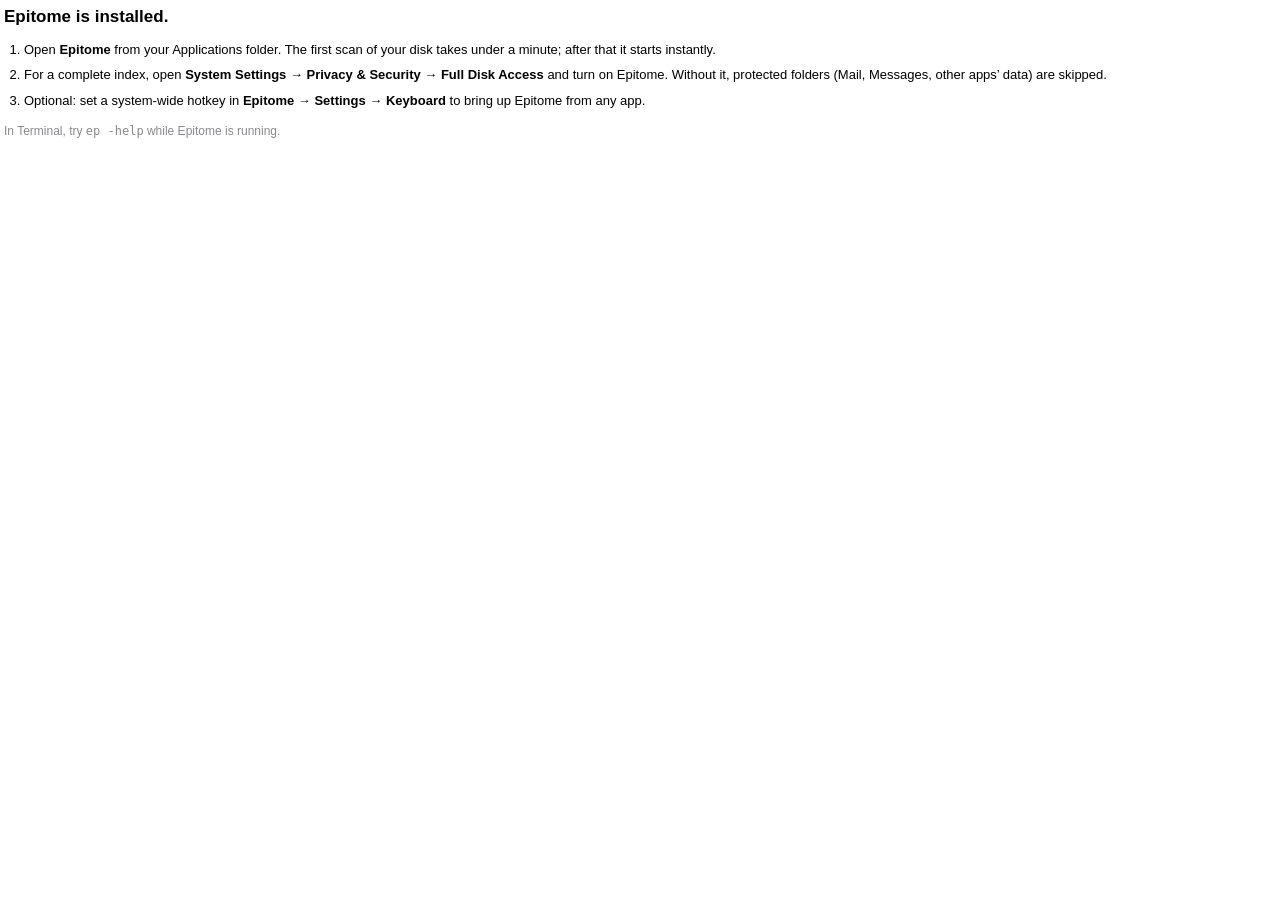
<file: tools/pkg/conclusion.html>
<!doctype html>
<html><head><meta charset="utf-8">
<style>
  :root { color-scheme: light dark; }
  body { font: 13px -apple-system, sans-serif; line-height: 1.5; margin: 0 4px; }
  h2 { font-size: 17px; margin: 4px 0 10px; }
  ol { padding-left: 20px; margin: 6px 0; }
  li { margin-bottom: 6px; }
  .muted { color: #8a8a8e; font-size: 12px; }
</style></head>
<body>
<h2>Epitome is installed.</h2>
<ol>
  <li>Open <b>Epitome</b> from your Applications folder. The first scan of your disk takes under a minute; after that it starts instantly.</li>
  <li>For a complete index, open <b>System Settings → Privacy &amp; Security → Full Disk Access</b> and turn on Epitome. Without it, protected folders (Mail, Messages, other apps’ data) are skipped.</li>
  <li>Optional: set a system-wide hotkey in <b>Epitome → Settings → Keyboard</b> to bring up Epitome from any app.</li>
</ol>
<p class="muted">In Terminal, try <code>ep -help</code> while Epitome is running.</p>
</body></html>
</file>
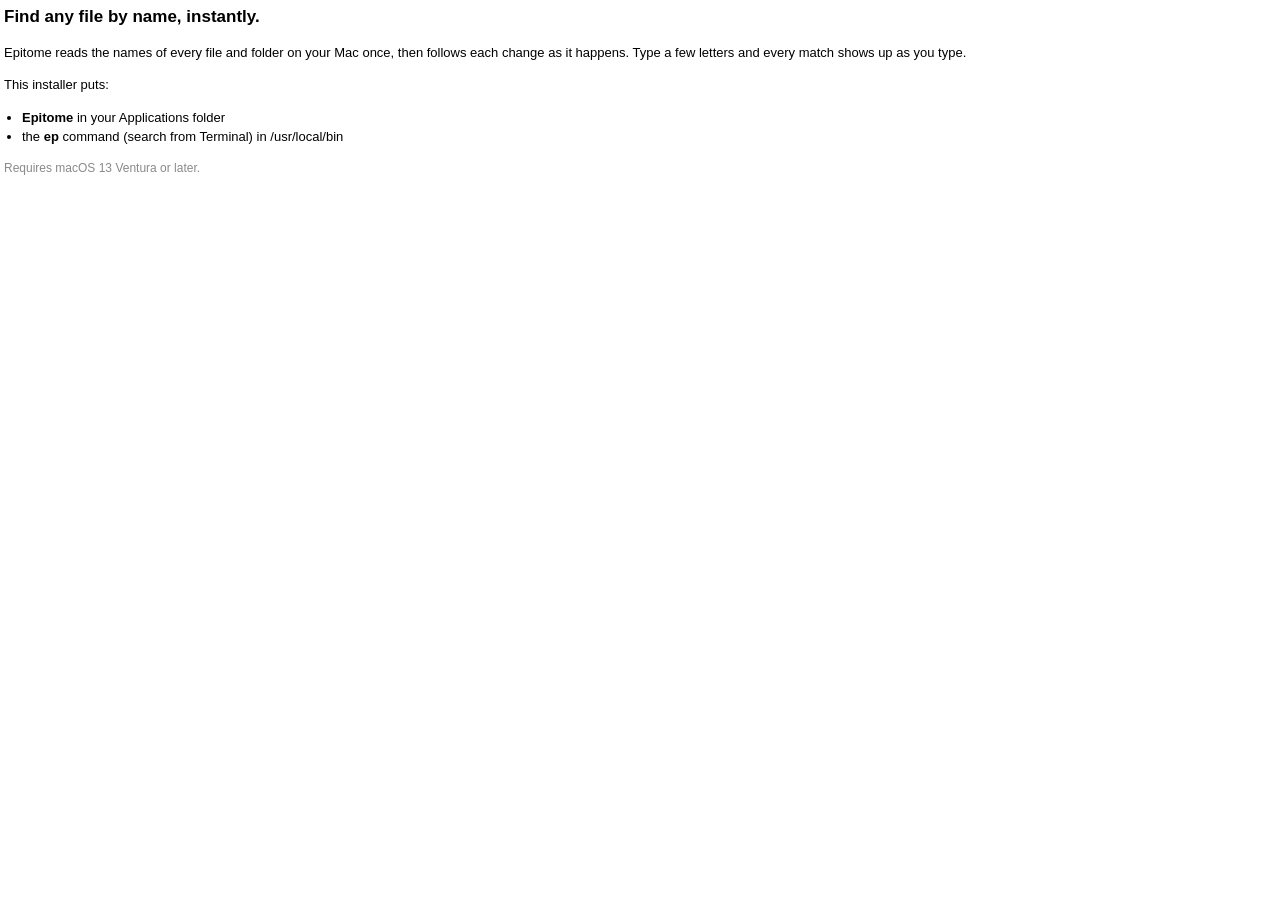
<file: tools/pkg/welcome.html>
<!doctype html>
<html><head><meta charset="utf-8">
<style>
  :root { color-scheme: light dark; }
  body { font: 13px -apple-system, sans-serif; line-height: 1.5; margin: 0 4px; }
  h2 { font-size: 17px; margin: 4px 0 10px; }
  ul { padding-left: 18px; margin: 6px 0; }
  .muted { color: #8a8a8e; font-size: 12px; }
</style></head>
<body>
<h2>Find any file by name, instantly.</h2>
<p>Epitome reads the names of every file and folder on your Mac once, then follows each change as it happens. Type a few letters and every match shows up as you type.</p>
<p>This installer puts:</p>
<ul>
  <li><b>Epitome</b> in your Applications folder</li>
  <li>the <b>ep</b> command (search from Terminal) in /usr/local/bin</li>
</ul>
<p class="muted">Requires macOS 13 Ventura or later.</p>
</body></html>
</file>
<file: Resources/Help/style.css>
:root { color-scheme: light dark; --fg: #1d1d1f; --muted: #6e6e73; --bg: #ffffff; --code: #f2f2f5; --accent: #0a64d8; --line: #e3e3e8; }
@media (prefers-color-scheme: dark) { :root { --fg: #f2f2f7; --muted: #a1a1a6; --bg: #1e1e20; --code: #2c2c30; --accent: #5ea2ff; --line: #3a3a3e; } }
html { background: var(--bg); }
body { font: 14px/1.55 -apple-system, BlinkMacSystemFont, "Helvetica Neue", sans-serif; color: var(--fg); max-width: 860px; margin: 0 auto; padding: 18px 28px 60px; }
nav { position: sticky; top: 0; background: var(--bg); padding: 10px 0; border-bottom: 1px solid var(--line); margin-bottom: 8px; font-size: 13px; }
nav a { margin-right: 14px; }
h1 { font-size: 26px; margin: 18px 0 6px; }
h2 { font-size: 19px; margin: 28px 0 8px; padding-top: 6px; border-top: 1px solid var(--line); }
h3 { font-size: 15px; margin: 18px 0 6px; }
p.lead { color: var(--muted); font-size: 15px; margin-top: 0; }
a { color: var(--accent); text-decoration: none; }
a:hover { text-decoration: underline; }
code, kbd, a.ex { font: 12.5px ui-monospace, "SF Mono", Menlo, monospace; background: var(--code); border-radius: 4px; padding: 1px 5px; white-space: nowrap; }
a.ex { color: var(--accent); }
kbd { border: 1px solid var(--line); }
table { border-collapse: collapse; width: 100%; margin: 8px 0 14px; font-size: 13.5px; }
th, td { text-align: left; vertical-align: top; padding: 6px 10px 6px 0; border-bottom: 1px solid var(--line); }
th { color: var(--muted); font-weight: 600; font-size: 12px; text-transform: uppercase; letter-spacing: .03em; }
td:first-child { white-space: nowrap; }
.note { color: var(--muted); font-size: 13px; }
.tip { background: var(--code); border-radius: 8px; padding: 10px 14px; margin: 12px 0; }
</file>
